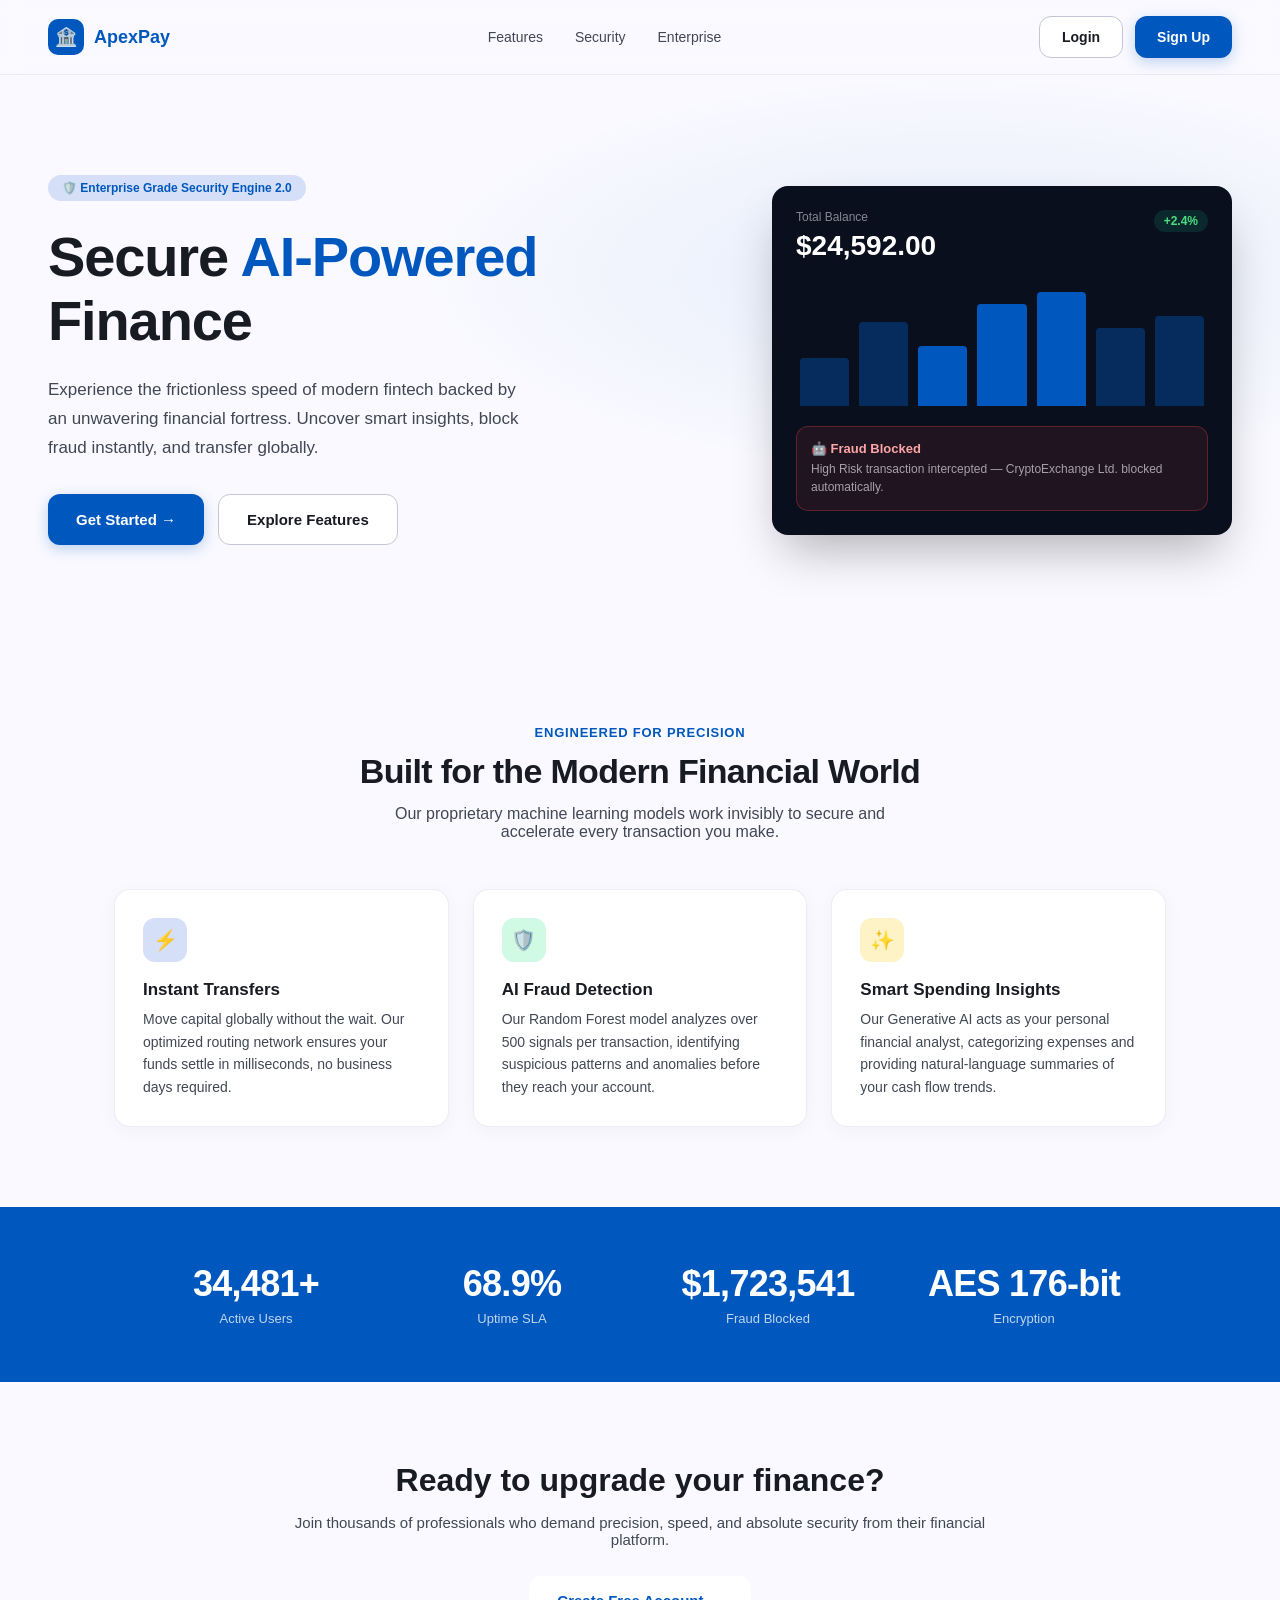
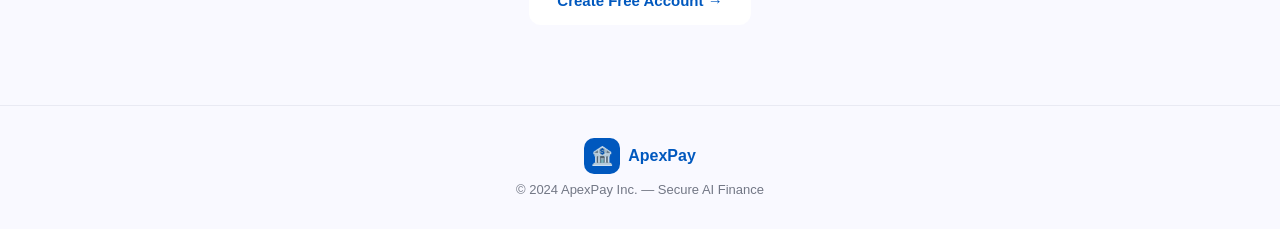
<file: frontend/index.html>
<!DOCTYPE html>
<html lang="en">
<head>
  <meta charset="UTF-8">
  <meta name="viewport" content="width=device-width, initial-scale=1.0">
  <title>ApexPay – Secure AI Finance</title>
  <link rel="stylesheet" href="css/global.css">
  <link rel="stylesheet" href="css/landing.css">
</head>
<body>

<!-- NAV -->
<nav class="landing-nav">
  <a class="nav-logo">
    <div class="logo-icon">🏦</div>
    <span class="nav-logo-text">ApexPay</span>
  </a>
  <div class="nav-links">
    <a href="#features">Features</a>
    <a href="#stats">Security</a>
    <a href="#cta">Enterprise</a>
  </div>
  <div class="nav-actions">
    <button class="btn btn-outline" onclick="window.location.href='login.html'">Login</button>
    <button class="btn btn-primary" onclick="window.location.href='register.html'">Sign Up</button>
  </div>
</nav>

<!-- HERO -->
<section class="hero">
  <div class="hero-left">
    <div class="hero-badge">🛡️ Enterprise Grade Security Engine 2.0</div>
    <h1 class="hero-title">Secure <span>AI-Powered</span> Finance</h1>
    <p class="hero-desc">Experience the frictionless speed of modern fintech backed by an unwavering financial fortress. Uncover smart insights, block fraud instantly, and transfer globally.</p>
    <div class="hero-actions">
      <button class="btn btn-primary btn-lg" onclick="window.location.href='register.html'">Get Started →</button>
      <button class="btn btn-outline btn-lg" onclick="document.getElementById('features').scrollIntoView({behavior:'smooth'})">Explore Features</button>
    </div>
  </div>
  <div class="hero-mockup">
    <div class="mock-top">
      <div>
        <div class="mock-label">Total Balance</div>
        <div class="mock-balance">$24,592.00</div>
      </div>
      <div class="mock-up-tag">+2.4%</div>
    </div>
    <div class="mock-chart">
      <div class="mock-bar" style="height:0%" data-h="40%"></div>
      <div class="mock-bar" style="height:0%" data-h="70%"></div>
      <div class="mock-bar hi" style="height:0%" data-h="50%"></div>
      <div class="mock-bar hi" style="height:0%" data-h="85%"></div>
      <div class="mock-bar hi" style="height:0%" data-h="95%"></div>
      <div class="mock-bar" style="height:0%" data-h="65%"></div>
      <div class="mock-bar" style="height:0%" data-h="75%"></div>
    </div>
    <div class="mock-alert">
      <div class="mock-alert-title">🤖 Fraud Blocked</div>
      <div class="mock-alert-text">High Risk transaction intercepted — CryptoExchange Ltd. blocked automatically.</div>
    </div>
  </div>
</section>

<!-- FEATURES -->
<section class="features-section" id="features">
  <div class="section-eyebrow">Engineered for Precision</div>
  <h2 class="section-title">Built for the Modern Financial World</h2>
  <p class="section-sub">Our proprietary machine learning models work invisibly to secure and accelerate every transaction you make.</p>
  <div class="features-grid">
    <div class="feat-card">
      <div class="feat-icon-wrap blue">⚡</div>
      <div class="feat-title">Instant Transfers</div>
      <div class="feat-desc">Move capital globally without the wait. Our optimized routing network ensures your funds settle in milliseconds, no business days required.</div>
    </div>
    <div class="feat-card">
      <div class="feat-icon-wrap green">🛡️</div>
      <div class="feat-title">AI Fraud Detection</div>
      <div class="feat-desc">Our Random Forest model analyzes over 500 signals per transaction, identifying suspicious patterns and anomalies before they reach your account.</div>
    </div>
    <div class="feat-card">
      <div class="feat-icon-wrap orange">✨</div>
      <div class="feat-title">Smart Spending Insights</div>
      <div class="feat-desc">Our Generative AI acts as your personal financial analyst, categorizing expenses and providing natural-language summaries of your cash flow trends.</div>
    </div>
  </div>
</section>

<!-- STATS -->
<section class="stats-section" id="stats">
  <div class="stats-grid">
    <div>
      <div class="stat-num" data-count="50000" data-prefix="" data-suffix="+">0</div>
      <div class="stat-label">Active Users</div>
    </div>
    <div>
      <div class="stat-num" data-count="99.9" data-suffix="%" data-prefix="">0</div>
      <div class="stat-label">Uptime SLA</div>
    </div>
    <div>
      <div class="stat-num" data-count="2500000" data-prefix="$" data-suffix="">0</div>
      <div class="stat-label">Fraud Blocked</div>
    </div>
    <div>
      <div class="stat-num" data-count="256" data-suffix="-bit" data-prefix="AES ">0</div>
      <div class="stat-label">Encryption</div>
    </div>
  </div>
</section>

<!-- CTA -->
<section class="cta-section" id="cta">
  <h2>Ready to upgrade your finance?</h2>
  <p>Join thousands of professionals who demand precision, speed, and absolute security from their financial platform.</p>
  <button class="btn btn-white btn-lg" onclick="window.location.href='register.html'">Create Free Account →</button>
</section>

<!-- FOOTER -->
<footer class="landing-footer">
  <div class="footer-logo">
    <div class="logo-icon">🏦</div>
    ApexPay
  </div>
  <div class="footer-copy">© 2024 ApexPay Inc. — Secure AI Finance</div>
</footer>

<script src="js/global.js"></script>
<script src="js/landing.js"></script>
<script>
  // Animate mock bars after load
  window.addEventListener('load', () => {
    document.querySelectorAll('.mock-bar[data-h]').forEach((bar, i) => {
      bar.style.transition = `height .7s ease ${i * 0.1}s`;
      setTimeout(() => bar.style.height = bar.dataset.h, 300);
    });
  });
</script>
</body>
</html>
</file>
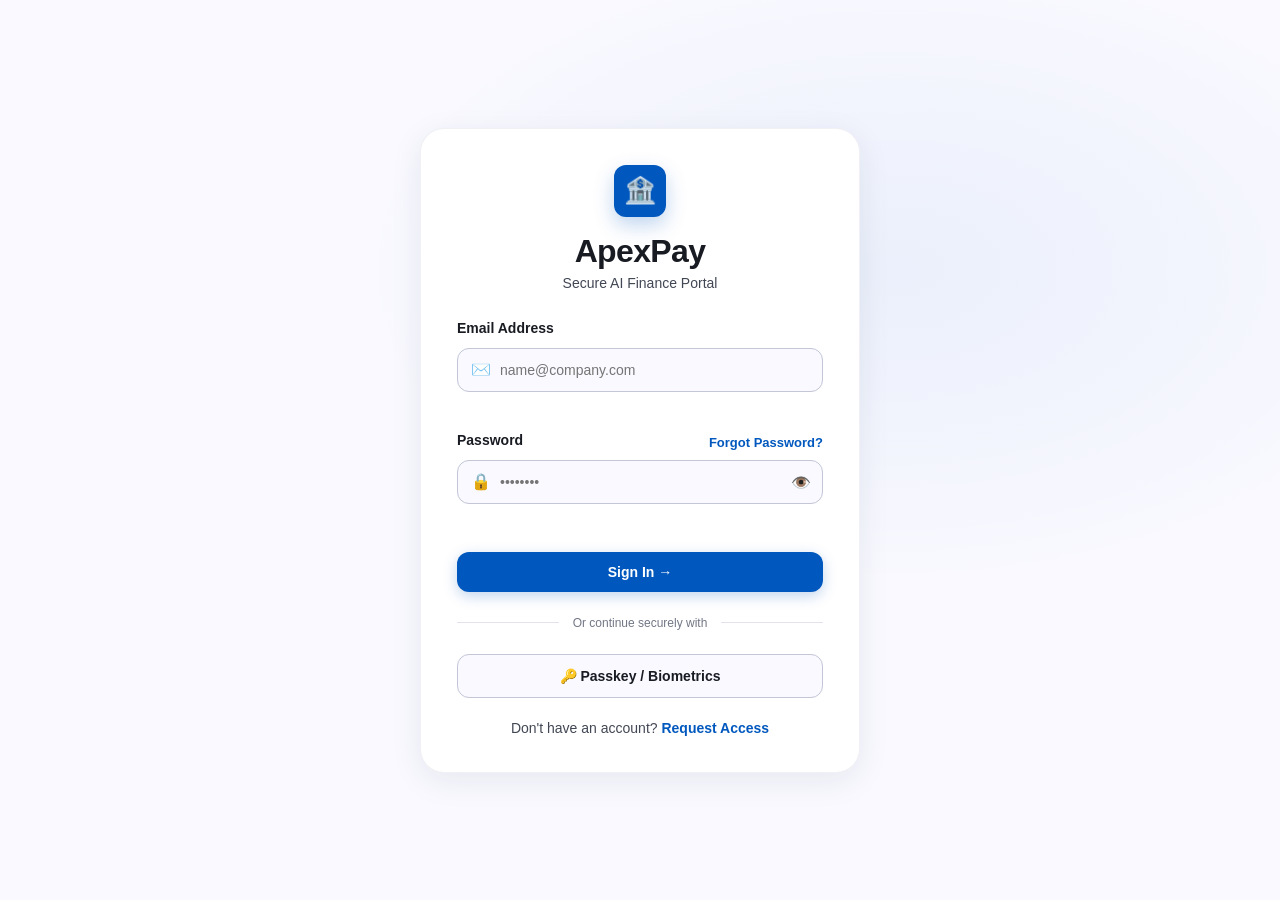
<file: frontend/login.html>
<!DOCTYPE html>
<html lang="en">
<head>
  <meta charset="UTF-8">
  <meta name="viewport" content="width=device-width, initial-scale=1.0">
  <title>ApexPay – Sign In</title>
  <link rel="stylesheet" href="css/global.css">
  <link rel="stylesheet" href="css/auth.css">
</head>
<body>

<div class="auth-page">
  <div class="auth-card">

    <div class="auth-logo-block">
      <div class="auth-logo-icon">🏦</div>
      <h1>ApexPay</h1>
      <span>Secure AI Finance Portal</span>
    </div>

    <form id="loginForm" autocomplete="on">

      <div class="form-group">
        <div class="form-row-between">
          <label class="form-label" for="email">Email Address</label>
        </div>
        <div class="input-wrap">
          <span class="input-icon">✉️</span>
          <input class="form-input" type="email" id="email" name="email" placeholder="name@company.com" autocomplete="email">
        </div>
        <div class="field-error" id="emailErr"></div>
      </div>

      <div class="form-group">
        <div class="form-row-between">
          <label class="form-label" for="password">Password</label>
          <a class="form-link" href="#">Forgot Password?</a>
        </div>
        <div class="input-wrap">
          <span class="input-icon">🔒</span>
          <input class="form-input" type="password" id="password" name="password" placeholder="••••••••" autocomplete="current-password">
          <span id="togglePass" style="position:absolute;right:12px;top:50%;transform:translateY(-50%);cursor:pointer;font-size:16px;color:var(--gray-400);">👁️</span>
        </div>
        <div class="field-error" id="passErr"></div>
      </div>

      <button type="submit" class="btn btn-primary btn-block" style="margin-top:8px;">Sign In →</button>
    </form>

    <div class="auth-divider">Or continue securely with</div>

    <button class="btn-passkey" id="passkeyBtn">🔑 Passkey / Biometrics</button>

    <div class="auth-footer">
      Don't have an account? <a href="register.html">Request Access</a>
    </div>

  </div>
</div>

<script src="js/global.js"></script>
<script src="js/login.js"></script>
</body>
</html>
</file>
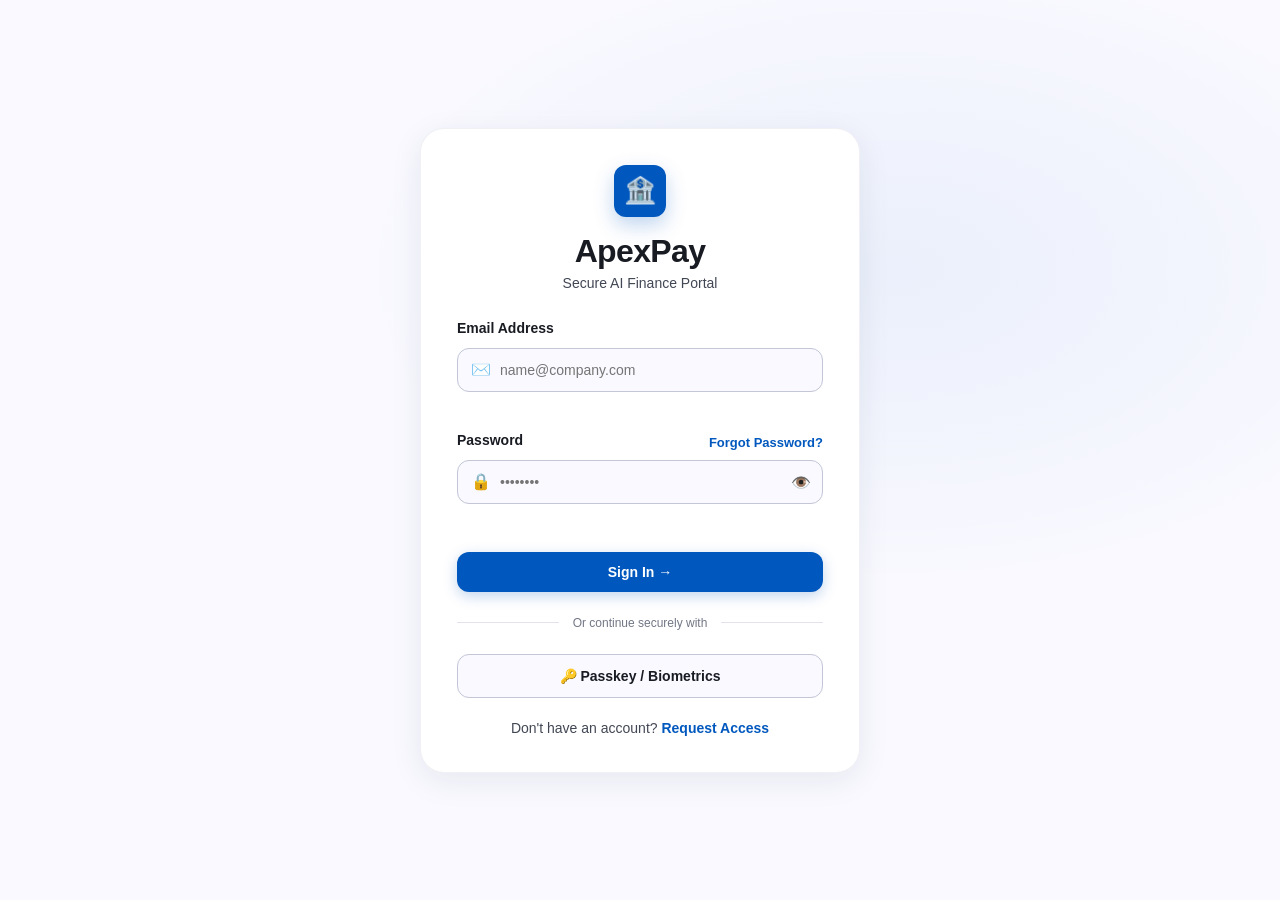
<file: frontend/profile.html>
<!DOCTYPE html>
<html lang="en">
<head>
  <meta charset="UTF-8">
  <meta name="viewport" content="width=device-width, initial-scale=1.0">
  <title>ApexPay – Profile</title>
  <link rel="stylesheet" href="css/global.css">
  <link rel="stylesheet" href="css/profile.css">
</head>
<body>

<div class="app-layout">

  <!-- SIDEBAR -->
  <aside class="sidebar">
    <div class="sidebar-logo">
      <div class="logo-icon">🏦</div>
      <div>
        <span class="logo-name">ApexPay</span>
        <span class="logo-sub">Secure AI Finance</span>
      </div>
    </div>
    <nav class="nav-section">
      <a class="nav-item" href="dashboard.html"><span class="nav-icon">⊞</span> Dashboard</a>
      <a class="nav-item" href="transactions.html"><span class="nav-icon">📋</span> Transactions</a>
      <a class="nav-item" href="transfer.html"><span class="nav-icon">↗</span> Transfer</a>
      <a class="nav-item" href="insights.html"><span class="nav-icon">📈</span> Insights</a>
    </nav>
    <div class="sidebar-bottom">
      <a class="nav-item active" href="profile.html"><span class="nav-icon">⚙️</span> Settings</a>
      <a class="nav-item" href="#"><span class="nav-icon">💬</span> Support</a>
    </div>
  </aside>

  <!-- MAIN -->
  <main class="main">

    <!-- TOPBAR -->
    <div class="topbar">
      <div></div>
      <div class="topbar-right">
        <div class="icon-btn" id="bellBtn">🔔<span class="notif-dot"></span></div>
        <div class="icon-btn">❓</div>
        <div class="avatar">A</div>
      </div>
    </div>

    <!-- PAGE HEADER -->
    <div class="page-header">
      <div>
        <div class="page-title">Account Settings</div>
        <div class="page-sub">Manage your profile, security, and preferences.</div>
      </div>
    </div>

    <div class="profile-layout">

      <!-- LEFT: Profile summary -->
      <div class="card profile-summary">
        <div class="profile-avatar" id="profileAvatar">A</div>
        <div class="profile-name" id="profileName">—</div>
        <div class="profile-role" id="profileRole">—</div>
        <div class="profile-email" id="profileEmail">—</div>
        <div class="profile-balance-row">
          <span class="profile-balance-label">Current Balance</span>
          <span class="profile-balance-value" id="profileBalance">$0.00</span>
        </div>
      </div>

      <!-- RIGHT: Forms -->
      <div class="profile-forms">

        <!-- Personal info -->
        <div class="card">
          <div class="profile-section-title">Personal Information</div>
          <form id="profileForm">
            <div class="form-group">
              <label class="form-label" for="fullName">Full Name</label>
              <div class="input-wrap">
                <span class="input-icon">👤</span>
                <input class="form-input" type="text" id="fullName" name="fullName">
              </div>
            </div>
            <div class="form-group">
              <label class="form-label" for="email">Email Address</label>
              <div class="input-wrap">
                <span class="input-icon">✉️</span>
                <input class="form-input" type="email" id="email" name="email" disabled>
              </div>
              <div class="form-hint">Email cannot be changed. Contact support if needed.</div>
            </div>
            <div class="form-group">
              <label class="form-label" for="phone">Phone Number</label>
              <div class="input-wrap">
                <span class="input-icon">📱</span>
                <input class="form-input" type="tel" id="phone" name="phone">
              </div>
            </div>
            <div class="form-group">
              <label class="form-label" for="roleTitle">Role / Title</label>
              <div class="input-wrap">
                <span class="input-icon">💼</span>
                <input class="form-input" type="text" id="roleTitle" name="roleTitle">
              </div>
            </div>
            <button type="submit" class="btn btn-primary" id="saveProfileBtn">Save Changes</button>
            <span class="save-status" id="profileSaveStatus"></span>
          </form>
        </div>

        <!-- Security -->
        <div class="card">
          <div class="profile-section-title">Security</div>

          <form id="passwordForm">
            <div class="form-group">
              <label class="form-label" for="currentPassword">Current Password</label>
              <div class="input-wrap">
                <span class="input-icon">🔒</span>
                <input class="form-input" type="password" id="currentPassword" name="currentPassword" placeholder="••••••••">
              </div>
            </div>
            <div class="form-group">
              <label class="form-label" for="newPassword">New Password</label>
              <div class="input-wrap">
                <span class="input-icon">🔑</span>
                <input class="form-input" type="password" id="newPassword" name="newPassword" placeholder="••••••••">
              </div>
              <div class="form-hint">Must be at least 8 characters.</div>
            </div>
            <div class="field-error" id="passwordErr"></div>
            <button type="submit" class="btn btn-outline" id="changePasswordBtn">Change Password</button>
            <span class="save-status" id="passwordSaveStatus"></span>
          </form>

          <div class="biometric-row">
            <div>
              <div class="biometric-title">Passkey / Biometric Login</div>
              <div class="biometric-sub">Allow signing in with a fingerprint or device passkey.</div>
            </div>
            <label class="switch">
              <input type="checkbox" id="biometricToggle">
              <span class="switch-slider"></span>
            </label>
          </div>
        </div>

        <!-- Danger zone -->
        <div class="card danger-card">
          <div class="profile-section-title">Log Out</div>
          <p class="danger-desc">Sign out of ApexPay on this device.</p>
          <button class="btn btn-outline" id="logoutBtnProfile">🚪 Log Out</button>
        </div>

      </div>
    </div>

  </main>
</div>

<script src="js/global.js"></script>
<script src="js/profile.js"></script>
</body>
</html>
</file>
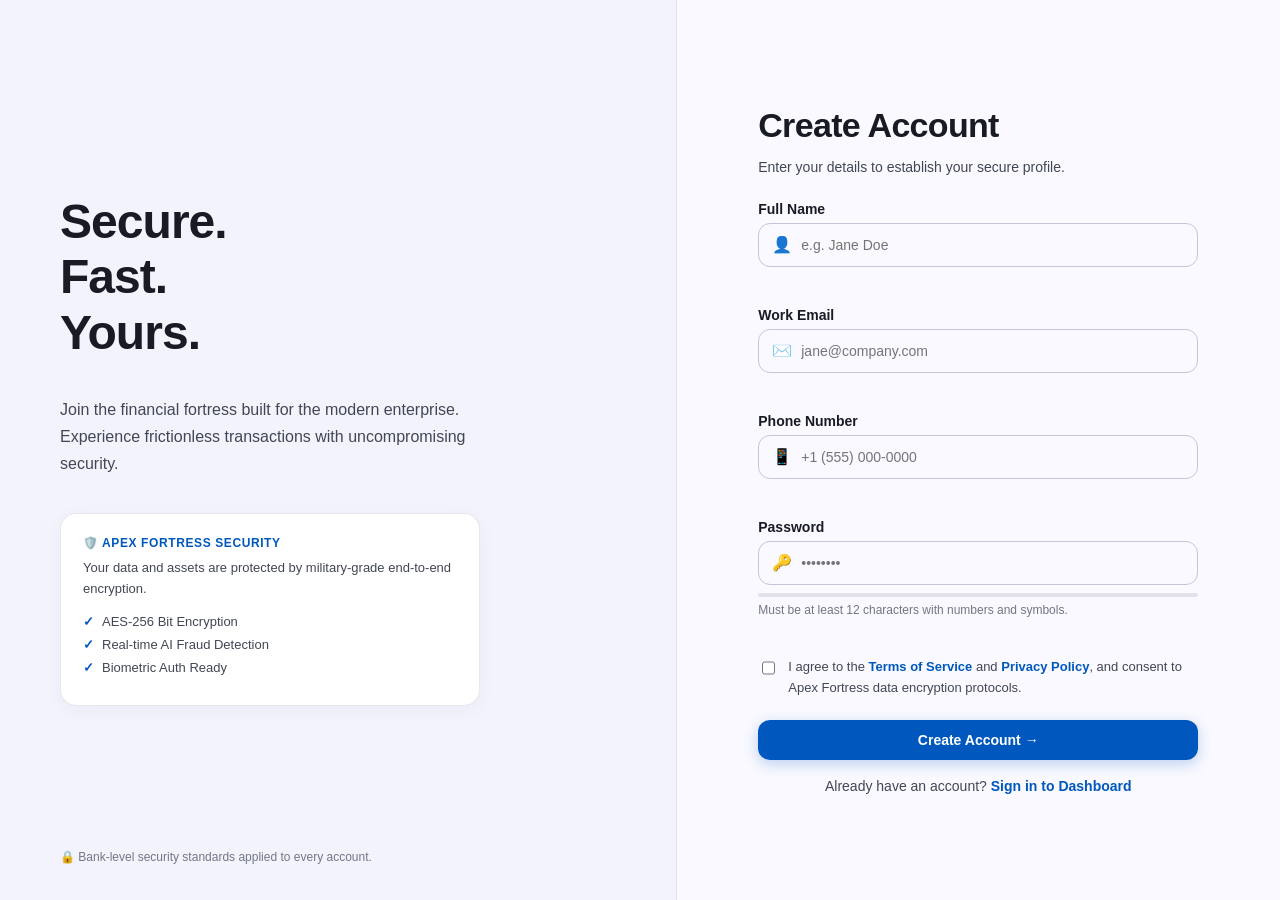
<file: frontend/register.html>
<!DOCTYPE html>
<html lang="en">
<head>
  <meta charset="UTF-8">
  <meta name="viewport" content="width=device-width, initial-scale=1.0">
  <title>ApexPay – Create Account</title>
  <link rel="stylesheet" href="css/global.css">
  <link rel="stylesheet" href="css/auth.css">
</head>
<body>

<div class="register-page">

  <!-- LEFT PANEL -->
  <div class="register-left">
    <h2>Secure.<br>Fast.<br>Yours.</h2>
    <p>Join the financial fortress built for the modern enterprise. Experience frictionless transactions with uncompromising security.</p>

    <div class="security-box">
      <div class="sec-title">🛡️ APEX FORTRESS SECURITY</div>
      <div class="sec-desc">Your data and assets are protected by military-grade end-to-end encryption.</div>
      <div class="sec-item"><span class="sec-check">✓</span> AES-256 Bit Encryption</div>
      <div class="sec-item"><span class="sec-check">✓</span> Real-time AI Fraud Detection</div>
      <div class="sec-item"><span class="sec-check">✓</span> Biometric Auth Ready</div>
    </div>

    <div class="reg-footer-note">🔒 Bank-level security standards applied to every account.</div>
  </div>

  <!-- RIGHT PANEL -->
  <div class="register-right">
    <div class="register-form-wrap">
      <h1>Create Account</h1>
      <p>Enter your details to establish your secure profile.</p>

      <form id="registerForm" autocomplete="on">

        <div class="form-group">
          <label class="form-label" for="fullName">Full Name</label>
          <div class="input-wrap">
            <span class="input-icon">👤</span>
            <input class="form-input" type="text" id="fullName" name="fullName" placeholder="e.g. Jane Doe" autocomplete="name">
          </div>
          <div class="field-error" id="nameErr"></div>
        </div>

        <div class="form-group">
          <label class="form-label" for="email">Work Email</label>
          <div class="input-wrap">
            <span class="input-icon">✉️</span>
            <input class="form-input" type="email" id="email" name="email" placeholder="jane@company.com" autocomplete="email">
          </div>
          <div class="field-error" id="emailErr"></div>
        </div>

        <div class="form-group">
          <label class="form-label" for="phone">Phone Number</label>
          <div class="input-wrap">
            <span class="input-icon">📱</span>
            <input class="form-input" type="tel" id="phone" name="phone" placeholder="+1 (555) 000-0000" autocomplete="tel">
          </div>
          <div class="field-error" id="phoneErr"></div>
        </div>

        <div class="form-group">
          <label class="form-label" for="password">Password</label>
          <div class="input-wrap">
            <span class="input-icon">🔑</span>
            <input class="form-input" type="password" id="password" name="password" placeholder="••••••••" autocomplete="new-password">
          </div>
          <div class="password-strength-wrap">
            <div class="strength-bar-bg">
              <div class="strength-bar" id="strengthBar"></div>
            </div>
            <div class="strength-label" id="strengthLabel"></div>
          </div>
          <div class="form-hint">Must be at least 12 characters with numbers and symbols.</div>
          <div class="field-error" id="passErr"></div>
        </div>

        <div class="checkbox-group">
          <input type="checkbox" id="terms" name="terms">
          <label for="terms">
            I agree to the <a href="#">Terms of Service</a> and <a href="#">Privacy Policy</a>, and consent to Apex Fortress data encryption protocols.
          </label>
        </div>
        <div class="field-error" id="termsErr"></div>

        <button type="submit" class="btn btn-primary btn-block">Create Account →</button>
      </form>

      <div class="auth-footer" style="margin-top:18px;">
        Already have an account? <a href="login.html">Sign in to Dashboard</a>
      </div>
    </div>
  </div>

</div>

<script src="js/global.js"></script>
<script src="js/register.js"></script>
</body>
</html>
</file>
<file: frontend/css/global.css>
/* =========================================================
   ApexPay - global.css
   Shared design tokens, layout shell, common components
   ========================================================= */

:root {
  --primary: #0058be;
  --primary-dark: #00468f;
  --primary-light: #2170e4;

  --gray-50: #f9f9ff;
  --gray-100: #f2f3fd;
  --gray-200: #ecedf7;
  --gray-300: #e1e2ec;
  --gray-400: #c2c6d6;
  --gray-500: #9aa0b3;
  --gray-600: #727785;
  --gray-700: #424754;
  --gray-800: #2e3038;
  --gray-900: #191b23;

  --success: #10b981;
  --success-bg: #d1fae5;
  --warning: #f59e0b;
  --warning-bg: #fef3c7;
  --danger: #ef4444;
  --danger-bg: #fee2e2;
  --info-bg: #d5e0f8;

  --radius-sm: 8px;
  --radius-md: 12px;
  --radius-lg: 16px;
  --radius-xl: 24px;
  --radius-full: 9999px;

  --shadow-card: 0 4px 20px rgba(30,41,59,0.04);
  --shadow-pop: 0 8px 32px rgba(30,41,59,0.08);
}

* { box-sizing: border-box; }

html, body {
  margin: 0;
  font-family: 'Inter', -apple-system, BlinkMacSystemFont, "Segoe UI", sans-serif;
  background: var(--gray-50);
  color: var(--gray-900);
}

a { color: inherit; }

/* ===================== BUTTONS ===================== */
.btn {
  display: inline-flex; align-items: center; justify-content: center; gap: 8px;
  font-size: 14px; font-weight: 700;
  padding: 12px 22px;
  border-radius: var(--radius-md);
  border: none; cursor: pointer;
  text-decoration: none;
  transition: all .15s ease;
}
.btn:active { transform: scale(0.98); }

.btn-primary { background: var(--primary); color: #fff; box-shadow: 0 4px 14px rgba(0,88,190,0.25); }
.btn-primary:hover { background: var(--primary-light); }
.btn-primary:disabled { background: var(--gray-400); cursor: not-allowed; box-shadow: none; }

.btn-outline { background: #fff; color: var(--gray-900); border: 1px solid var(--gray-400); }
.btn-outline:hover { background: var(--gray-100); }

.btn-white { background: #fff; color: var(--primary); }
.btn-white:hover { background: var(--gray-100); }

.btn-block { width: 100%; }
.btn-lg { padding: 16px 28px; font-size: 15px; border-radius: var(--radius-md); }
.btn-sm { padding: 8px 14px; font-size: 13px; }

/* ===================== APP LAYOUT (Sidebar + Main) ===================== */
.app-layout { display: flex; min-height: 100vh; }

.sidebar {
  width: 260px;
  background: var(--gray-100);
  border-right: 1px solid rgba(194,198,214,0.4);
  display: flex; flex-direction: column;
  padding: 22px; flex-shrink: 0;
}

.sidebar-logo {
  display: flex; align-items: center; gap: 10px;
  margin-bottom: 28px; padding: 0 4px;
}
.logo-icon {
  width: 36px; height: 36px; border-radius: 10px;
  background: var(--primary); color: #fff;
  display: flex; align-items: center; justify-content: center;
  font-size: 18px; flex-shrink: 0;
}
.logo-name { display: block; font-weight: 700; font-size: 17px; color: var(--primary); line-height: 1.2; }
.logo-sub { display: block; font-size: 12px; color: var(--gray-700); }

.nav-section { display: flex; flex-direction: column; gap: 4px; flex: 1; }
.nav-item {
  display: flex; align-items: center; gap: 12px;
  padding: 10px 12px; border-radius: 10px;
  color: var(--gray-700); font-size: 14px; font-weight: 500;
  text-decoration: none; transition: background .15s, color .15s;
}
.nav-item:hover { background: var(--gray-200); color: var(--gray-900); }
.nav-item.active { background: var(--info-bg); color: var(--primary); font-weight: 600; }
.nav-icon { width: 20px; text-align: center; font-size: 16px; }

.sidebar-bottom {
  display: flex; flex-direction: column; gap: 4px;
  border-top: 1px solid rgba(194,198,214,0.4);
  padding-top: 14px; margin-top: 14px;
}

.main { flex: 1; padding: 20px 32px 40px; min-width: 0; }

/* ===================== TOPBAR ===================== */
.topbar {
  display: flex; align-items: center; justify-content: space-between;
  gap: 16px; margin-bottom: 20px;
}
.topbar-search {
  display: flex; align-items: center; gap: 10px;
  background: #fff; border: 1px solid var(--gray-400);
  border-radius: var(--radius-full); padding: 10px 18px;
  flex: 1; max-width: 440px; color: var(--gray-600);
}
.topbar-search input {
  border: none; outline: none; background: transparent;
  font-size: 14px; color: var(--gray-900); width: 100%;
}
.topbar-right { display: flex; align-items: center; gap: 16px; margin-left: auto; position: relative; }
.icon-btn {
  position: relative; width: 38px; height: 38px;
  display: flex; align-items: center; justify-content: center;
  border-radius: 50%; cursor: pointer; font-size: 16px;
  background: #fff; border: 1px solid var(--gray-300);
}
.icon-btn:hover { background: var(--gray-100); }
.notif-dot {
  position: absolute; top: 4px; right: 6px;
  width: 8px; height: 8px; background: var(--danger);
  border-radius: 50%; border: 1.5px solid #fff;
}
.avatar {
  width: 38px; height: 38px; border-radius: 50%;
  background: var(--info-bg); color: var(--primary);
  display: flex; align-items: center; justify-content: center;
  font-weight: 700; font-size: 14px; cursor: pointer;
  border: 1px solid rgba(194,198,214,0.5);
}

/* Avatar dropdown */
.avatar-menu {
  position: absolute; top: 48px; right: 0;
  background: #fff; border: 1px solid var(--gray-300);
  border-radius: 14px; box-shadow: var(--shadow-pop);
  min-width: 200px; padding: 8px; display: none; z-index: 100;
}
.avatar-menu.open { display: block; }
.avatar-menu a, .avatar-menu button {
  display: flex; align-items: center; gap: 10px;
  padding: 10px 12px; border-radius: 8px;
  font-size: 13px; font-weight: 500; color: var(--gray-900);
  text-decoration: none; border: none; background: none;
  width: 100%; text-align: left; cursor: pointer;
}
.avatar-menu a:hover, .avatar-menu button:hover { background: var(--gray-100); }
.avatar-menu hr { border: none; border-top: 1px solid var(--gray-300); margin: 6px 0; }
.avatar-menu .danger { color: var(--danger); }

/* ===================== PAGE HEADER ===================== */
.page-header {
  display: flex; align-items: flex-start; justify-content: space-between;
  flex-wrap: wrap; gap: 16px; margin-bottom: 20px;
}
.page-title { font-size: 26px; font-weight: 700; margin: 0 0 4px; }
.page-sub { font-size: 14px; color: var(--gray-700); }

/* ===================== CARDS / GRID ===================== */
.card {
  background: #fff; border-radius: var(--radius-lg);
  border: 1px solid rgba(194,198,214,0.3);
  box-shadow: var(--shadow-card);
  padding: 22px;
}
.grid-2 { display: grid; grid-template-columns: 1fr 1.4fr; gap: 18px; margin-bottom: 18px; }
.mt-20 { margin-top: 20px; }

/* ===================== BADGES ===================== */
.badge-up {
  display: inline-flex; align-items: center; gap: 4px;
  background: var(--success-bg); color: #065f46;
  font-size: 11px; font-weight: 700; padding: 3px 10px; border-radius: var(--radius-full);
}

/* ===================== TOAST / GLOBAL FEEDBACK ===================== */
#globalToast {
  position: fixed; bottom: 24px; left: 50%; transform: translateX(-50%) translateY(20px);
  background: var(--gray-900); color: #fff;
  padding: 12px 22px; border-radius: var(--radius-md);
  font-size: 13px; font-weight: 600;
  box-shadow: 0 8px 24px rgba(0,0,0,0.2);
  opacity: 0; pointer-events: none;
  transition: all .25s ease;
  z-index: 1000;
  display: flex; align-items: center; gap: 10px;
}
#globalToast.show { opacity: 1; transform: translateX(-50%) translateY(0); }
#globalToast.error { background: var(--danger); }
#globalToast.success { background: var(--success); }

/* ===================== LOADING ===================== */
.loading-row {
  display: flex; align-items: center; justify-content: center;
  padding: 40px; color: var(--gray-600); font-size: 14px; gap: 10px;
}
.spinner {
  width: 18px; height: 18px; border-radius: 50%;
  border: 2px solid var(--gray-300); border-top-color: var(--primary);
  animation: spin .7s linear infinite;
}
@keyframes spin { to { transform: rotate(360deg); } }

/* ===================== RESPONSIVE ===================== */
@media (max-width: 1024px) {
  .sidebar { display: none; }
  .main { padding: 16px 18px 32px; }
  .grid-2 { grid-template-columns: 1fr; }
}
</file>
<file: frontend/css/landing.css>
/* =========================================================
   ApexPay - css/landing.css
   ========================================================= */

/* ===================== NAV ===================== */
.landing-nav {
  position: sticky; top: 0; z-index: 50;
  display: flex; align-items: center; justify-content: space-between;
  padding: 16px 48px;
  background: rgba(249,249,255,0.85);
  backdrop-filter: blur(10px);
  border-bottom: 1px solid rgba(194,198,214,0.3);
}
.nav-logo { display: flex; align-items: center; gap: 10px; text-decoration: none; cursor: pointer; }
.nav-logo-text { font-size: 18px; font-weight: 700; color: var(--primary); }
.nav-links { display: flex; gap: 32px; font-size: 14px; font-weight: 500; color: var(--gray-700); }
.nav-links a { text-decoration: none; color: inherit; transition: color .15s; }
.nav-links a:hover { color: var(--primary); }
.nav-actions { display: flex; gap: 12px; }

@media (max-width: 800px) {
  .landing-nav { padding: 14px 20px; }
  .nav-links { display: none; }
}

/* ===================== HERO ===================== */
.hero {
  display: flex; align-items: center; gap: 60px;
  padding: 100px 48px; max-width: 1280px; margin: 0 auto;
  background: radial-gradient(ellipse 60% 50% at 75% 35%, rgba(0,88,190,0.08) 0%, transparent 70%);
}
.hero-left { flex: 1; min-width: 320px; }
.hero-badge {
  display: inline-flex; align-items: center; gap: 8px;
  background: var(--info-bg); color: var(--primary);
  font-size: 12px; font-weight: 600; padding: 6px 14px;
  border-radius: var(--radius-full); margin-bottom: 24px;
}
.hero-title {
  font-size: 56px; font-weight: 700; line-height: 1.15;
  letter-spacing: -0.02em; margin: 0 0 22px;
}
.hero-title span { color: var(--primary); }
.hero-desc {
  font-size: 17px; color: var(--gray-700); line-height: 1.7;
  max-width: 480px; margin-bottom: 32px;
}
.hero-actions { display: flex; gap: 14px; flex-wrap: wrap; }

/* ===================== HERO MOCKUP ===================== */
.hero-mockup {
  flex: 1; min-width: 320px; max-width: 460px;
  background: #0a0f1e; border-radius: var(--radius-lg);
  padding: 24px; box-shadow: 0 25px 50px -12px rgba(0,0,0,0.3);
  color: #fff;
}
.mock-top { display: flex; align-items: flex-start; justify-content: space-between; margin-bottom: 24px; }
.mock-label { font-size: 12px; color: rgba(255,255,255,0.5); margin-bottom: 6px; }
.mock-balance { font-size: 28px; font-weight: 700; }
.mock-up-tag {
  background: rgba(16,185,129,0.15); color: #4ade80;
  font-size: 12px; font-weight: 700; padding: 4px 10px; border-radius: var(--radius-full);
}
.mock-chart {
  display: flex; align-items: flex-end; gap: 10px;
  height: 120px; margin-bottom: 20px; padding: 0 4px;
}
.mock-bar {
  flex: 1; background: rgba(0,88,190,0.4); border-radius: 4px 4px 0 0;
  transition: height .7s ease;
}
.mock-bar.hi { background: var(--primary); }
.mock-alert {
  background: rgba(239,68,68,0.1); border: 1px solid rgba(239,68,68,0.3);
  border-radius: var(--radius-md); padding: 14px;
}
.mock-alert-title { font-size: 13px; font-weight: 700; color: #fca5a5; margin-bottom: 4px; }
.mock-alert-text { font-size: 12px; color: rgba(255,255,255,0.6); line-height: 1.5; }

@media (max-width: 1024px) {
  .hero { flex-direction: column; padding: 60px 24px; gap: 40px; }
  .hero-title { font-size: 40px; }
}

/* ===================== FEATURES ===================== */
.features-section {
  max-width: 1100px; margin: 0 auto; padding: 80px 24px; text-align: center;
}
.section-eyebrow {
  font-size: 13px; font-weight: 700; color: var(--primary);
  text-transform: uppercase; letter-spacing: 0.06em; margin-bottom: 12px;
}
.section-title { font-size: 34px; font-weight: 700; margin: 0 0 14px; letter-spacing: -0.02em; }
.section-sub { font-size: 16px; color: var(--gray-700); max-width: 560px; margin: 0 auto 48px; }

.features-grid { display: grid; grid-template-columns: repeat(3, 1fr); gap: 24px; }
.feat-card {
  background: #fff; border-radius: var(--radius-lg);
  border: 1px solid rgba(194,198,214,0.3);
  box-shadow: var(--shadow-card);
  padding: 28px; text-align: left;
  transition: transform .25s, box-shadow .25s;
}
.feat-card:hover { transform: translateY(-4px); box-shadow: 0 12px 32px rgba(0,88,190,0.12); }
.feat-icon-wrap {
  width: 44px; height: 44px; border-radius: var(--radius-md);
  display: flex; align-items: center; justify-content: center;
  font-size: 20px; margin-bottom: 18px;
}
.feat-icon-wrap.blue { background: var(--info-bg); }
.feat-icon-wrap.green { background: var(--success-bg); }
.feat-icon-wrap.orange { background: var(--warning-bg); }
.feat-title { font-size: 17px; font-weight: 700; margin-bottom: 8px; }
.feat-desc { font-size: 14px; color: var(--gray-700); line-height: 1.6; }

@media (max-width: 900px) {
  .features-grid { grid-template-columns: 1fr; }
}

/* ===================== STATS ===================== */
.stats-section { background: var(--primary); padding: 56px 24px; }
.stats-grid {
  max-width: 1000px; margin: 0 auto;
  display: grid; grid-template-columns: repeat(4, 1fr); gap: 24px;
  text-align: center; color: #fff;
}
.stat-num { font-size: 36px; font-weight: 700; margin-bottom: 6px; letter-spacing: -0.02em; }
.stat-label { font-size: 13px; color: rgba(255,255,255,0.75); }

@media (max-width: 800px) {
  .stats-grid { grid-template-columns: repeat(2, 1fr); gap: 32px; }
}

/* ===================== CTA ===================== */
.cta-section {
  max-width: 760px; margin: 80px auto; padding: 0 24px;
  text-align: center;
}
.cta-section h2 { font-size: 32px; font-weight: 700; margin: 0 0 14px; }
.cta-section p { font-size: 15px; color: var(--gray-700); margin-bottom: 28px; }

/* ===================== FOOTER ===================== */
.landing-footer {
  border-top: 1px solid rgba(194,198,214,0.3);
  padding: 32px 24px; text-align: center;
}
.footer-logo {
  display: flex; align-items: center; justify-content: center; gap: 8px;
  font-weight: 700; font-size: 16px; color: var(--primary); margin-bottom: 8px;
}
.footer-copy { font-size: 13px; color: var(--gray-600); }
</file>
<file: frontend/css/auth.css>
/* =========================================================
   ApexPay - css/auth.css
   Shared between login.html and register.html
   ========================================================= */

/* ===================== LOGIN PAGE ===================== */
.auth-page {
  min-height: 100vh; display: flex; align-items: center; justify-content: center;
  padding: 40px 20px;
  background: radial-gradient(ellipse 60% 50% at 70% 30%, rgba(0,88,190,0.06) 0%, transparent 70%);
}
.auth-card {
  width: 100%; max-width: 440px;
  background: #fff; border-radius: var(--radius-xl);
  box-shadow: var(--shadow-pop);
  border: 1px solid rgba(225,226,236,0.5);
  padding: 36px;
}
.auth-logo-block { text-align: center; margin-bottom: 28px; }
.auth-logo-icon {
  width: 52px; height: 52px; border-radius: var(--radius-md);
  background: var(--primary); color: #fff;
  display: flex; align-items: center; justify-content: center;
  font-size: 26px; margin: 0 auto 16px;
  box-shadow: 0 8px 20px rgba(0,88,190,0.25);
}
.auth-logo-block h1 { font-size: 32px; font-weight: 700; margin: 0 0 4px; letter-spacing: -0.02em; }
.auth-logo-block span { font-size: 14px; color: var(--gray-700); }

/* ===================== FORM ELEMENTS (shared) ===================== */
.form-group { margin-bottom: 18px; }
.form-row-between { display: flex; align-items: center; justify-content: space-between; margin-bottom: 6px; }
.form-label { font-size: 14px; font-weight: 600; display: block; margin-bottom: 6px; }
.form-link { font-size: 13px; font-weight: 600; color: var(--primary); text-decoration: none; }
.form-link:hover { text-decoration: underline; }

.input-wrap { position: relative; display: flex; align-items: center; }
.input-icon {
  position: absolute; left: 14px; font-size: 16px; pointer-events: none;
}
.form-input {
  width: 100%; padding: 13px 14px 13px 42px;
  border: 1px solid var(--gray-400); border-radius: var(--radius-md);
  font-size: 14px; outline: none; background: var(--gray-50);
  transition: border-color .15s, box-shadow .15s;
}
.form-input:focus { border-color: var(--primary); box-shadow: 0 0 0 3px rgba(0,88,190,0.12); }

.field-error { color: var(--danger); font-size: 12px; margin-top: 6px; min-height: 16px; }

.form-hint { font-size: 12px; color: var(--gray-600); margin-top: 6px; }

.auth-divider {
  display: flex; align-items: center; justify-content: center;
  text-align: center; margin: 24px 0;
  font-size: 12px; color: var(--gray-600);
  position: relative;
}
.auth-divider::before, .auth-divider::after {
  content: ""; flex: 1; height: 1px; background: var(--gray-300);
}
.auth-divider::before { margin-right: 14px; }
.auth-divider::after { margin-left: 14px; }

.btn-passkey {
  width: 100%; display: flex; align-items: center; justify-content: center; gap: 8px;
  padding: 13px; border-radius: var(--radius-md);
  background: var(--gray-50); border: 1px solid var(--gray-400);
  font-size: 14px; font-weight: 600; cursor: pointer; color: var(--gray-900);
  transition: background .15s;
}
.btn-passkey:hover { background: var(--gray-200); }
.btn-passkey:disabled { opacity: 0.6; cursor: not-allowed; }

.auth-footer { text-align: center; font-size: 14px; color: var(--gray-700); margin-top: 22px; }
.auth-footer a { font-weight: 700; color: var(--primary); text-decoration: none; }
.auth-footer a:hover { text-decoration: underline; }

/* ===================== REGISTER PAGE ===================== */
.register-page { display: flex; min-height: 100vh; }

.register-left {
  flex: 1; background: var(--gray-100);
  display: flex; flex-direction: column; justify-content: center;
  padding: 60px; position: relative;
  border-right: 1px solid rgba(194,198,214,0.4);
}
.register-left h2 {
  font-size: 48px; font-weight: 700; line-height: 1.15; letter-spacing: -0.02em;
  margin: 0 0 20px;
}
.register-left p {
  font-size: 16px; color: var(--gray-700); line-height: 1.7;
  max-width: 420px; margin-bottom: 36px;
}

.security-box {
  background: #fff; border-radius: var(--radius-lg);
  border: 1px solid rgba(194,198,214,0.4);
  padding: 22px; max-width: 420px;
  box-shadow: var(--shadow-card);
}
.sec-title { font-size: 12px; font-weight: 700; letter-spacing: 0.05em; color: var(--primary); margin-bottom: 8px; }
.sec-desc { font-size: 13px; color: var(--gray-700); line-height: 1.6; margin-bottom: 14px; }
.sec-item { display: flex; align-items: center; gap: 8px; font-size: 13px; color: var(--gray-700); margin-bottom: 8px; }
.sec-check { color: var(--primary); font-weight: 700; }

.reg-footer-note {
  position: absolute; bottom: 36px; left: 60px;
  font-size: 12px; color: var(--gray-600);
}

.register-right {
  flex: 1; display: flex; align-items: center; justify-content: center;
  padding: 40px 24px; overflow-y: auto;
}
.register-form-wrap { width: 100%; max-width: 440px; }
.register-form-wrap h1 { font-size: 34px; font-weight: 700; margin: 0 0 6px; letter-spacing: -0.02em; }
.register-form-wrap > p { font-size: 14px; color: var(--gray-700); margin-bottom: 26px; }

/* Password strength meter */
.password-strength-wrap { margin-top: 8px; }
.strength-bar-bg {
  height: 4px; background: var(--gray-300);
  border-radius: var(--radius-full); overflow: hidden;
}
.strength-bar {
  height: 100%; width: 0%; background: var(--gray-300);
  border-radius: var(--radius-full); transition: width .25s, background .25s;
}
.strength-label { font-size: 12px; font-weight: 600; margin-top: 4px; }

/* Checkbox / terms */
.checkbox-group {
  display: flex; align-items: flex-start; gap: 10px;
  margin: 16px 0 4px;
}
.checkbox-group input[type="checkbox"] { margin-top: 3px; width: 16px; height: 16px; accent-color: var(--primary); }
.checkbox-group label { font-size: 13px; color: var(--gray-700); line-height: 1.6; }
.checkbox-group a { color: var(--primary); font-weight: 600; text-decoration: none; }
.checkbox-group a:hover { text-decoration: underline; }

@media (max-width: 960px) {
  .register-left { display: none; }
}
</file>
<file: frontend/css/profile.css>
/* =========================================================
   ApexPay - css/profile.css
   ========================================================= */

.profile-layout {
  display: grid; grid-template-columns: 320px 1fr; gap: 18px;
  align-items: start;
}

/* ===================== PROFILE SUMMARY ===================== */
.profile-summary {
  display: flex; flex-direction: column; align-items: center; text-align: center;
}
.profile-avatar {
  width: 80px; height: 80px; border-radius: 50%;
  background: var(--info-bg); color: var(--primary);
  display: flex; align-items: center; justify-content: center;
  font-size: 30px; font-weight: 700; margin-bottom: 16px;
}
.profile-name { font-size: 18px; font-weight: 700; margin-bottom: 2px; }
.profile-role { font-size: 13px; color: var(--gray-600); margin-bottom: 4px; }
.profile-email { font-size: 13px; color: var(--gray-600); margin-bottom: 20px; }

.profile-balance-row {
  width: 100%; display: flex; align-items: center; justify-content: space-between;
  padding-top: 16px; border-top: 1px solid rgba(194,198,214,0.3);
}
.profile-balance-label { font-size: 13px; color: var(--gray-600); }
.profile-balance-value { font-size: 16px; font-weight: 700; }

/* ===================== FORMS ===================== */
.profile-forms { display: flex; flex-direction: column; gap: 18px; }
.profile-section-title { font-size: 16px; font-weight: 700; margin-bottom: 18px; }

.save-status {
  font-size: 13px; font-weight: 600; margin-left: 14px; color: var(--success);
  opacity: 0; transition: opacity .2s;
}
.save-status.show { opacity: 1; }
.save-status.error { color: var(--danger); }

/* ===================== BIOMETRIC TOGGLE ===================== */
.biometric-row {
  display: flex; align-items: center; justify-content: space-between;
  padding-top: 20px; margin-top: 8px;
  border-top: 1px solid rgba(194,198,214,0.3);
  gap: 16px;
}
.biometric-title { font-size: 14px; font-weight: 700; margin-bottom: 4px; }
.biometric-sub { font-size: 13px; color: var(--gray-600); }

.switch { position: relative; display: inline-block; width: 46px; height: 26px; flex-shrink: 0; }
.switch input { opacity: 0; width: 0; height: 0; }
.switch-slider {
  position: absolute; cursor: pointer; inset: 0;
  background-color: var(--gray-300);
  border-radius: var(--radius-full); transition: .2s;
}
.switch-slider::before {
  position: absolute; content: ""; height: 20px; width: 20px;
  left: 3px; bottom: 3px; background-color: #fff;
  border-radius: 50%; transition: .2s;
}
.switch input:checked + .switch-slider { background-color: var(--primary); }
.switch input:checked + .switch-slider::before { transform: translateX(20px); }

/* ===================== DANGER CARD ===================== */
.danger-card { border-color: rgba(239,68,68,0.2); }
.danger-desc { font-size: 13px; color: var(--gray-600); margin: 0 0 14px; }

@media (max-width: 900px) {
  .profile-layout { grid-template-columns: 1fr; }
}
</file>
